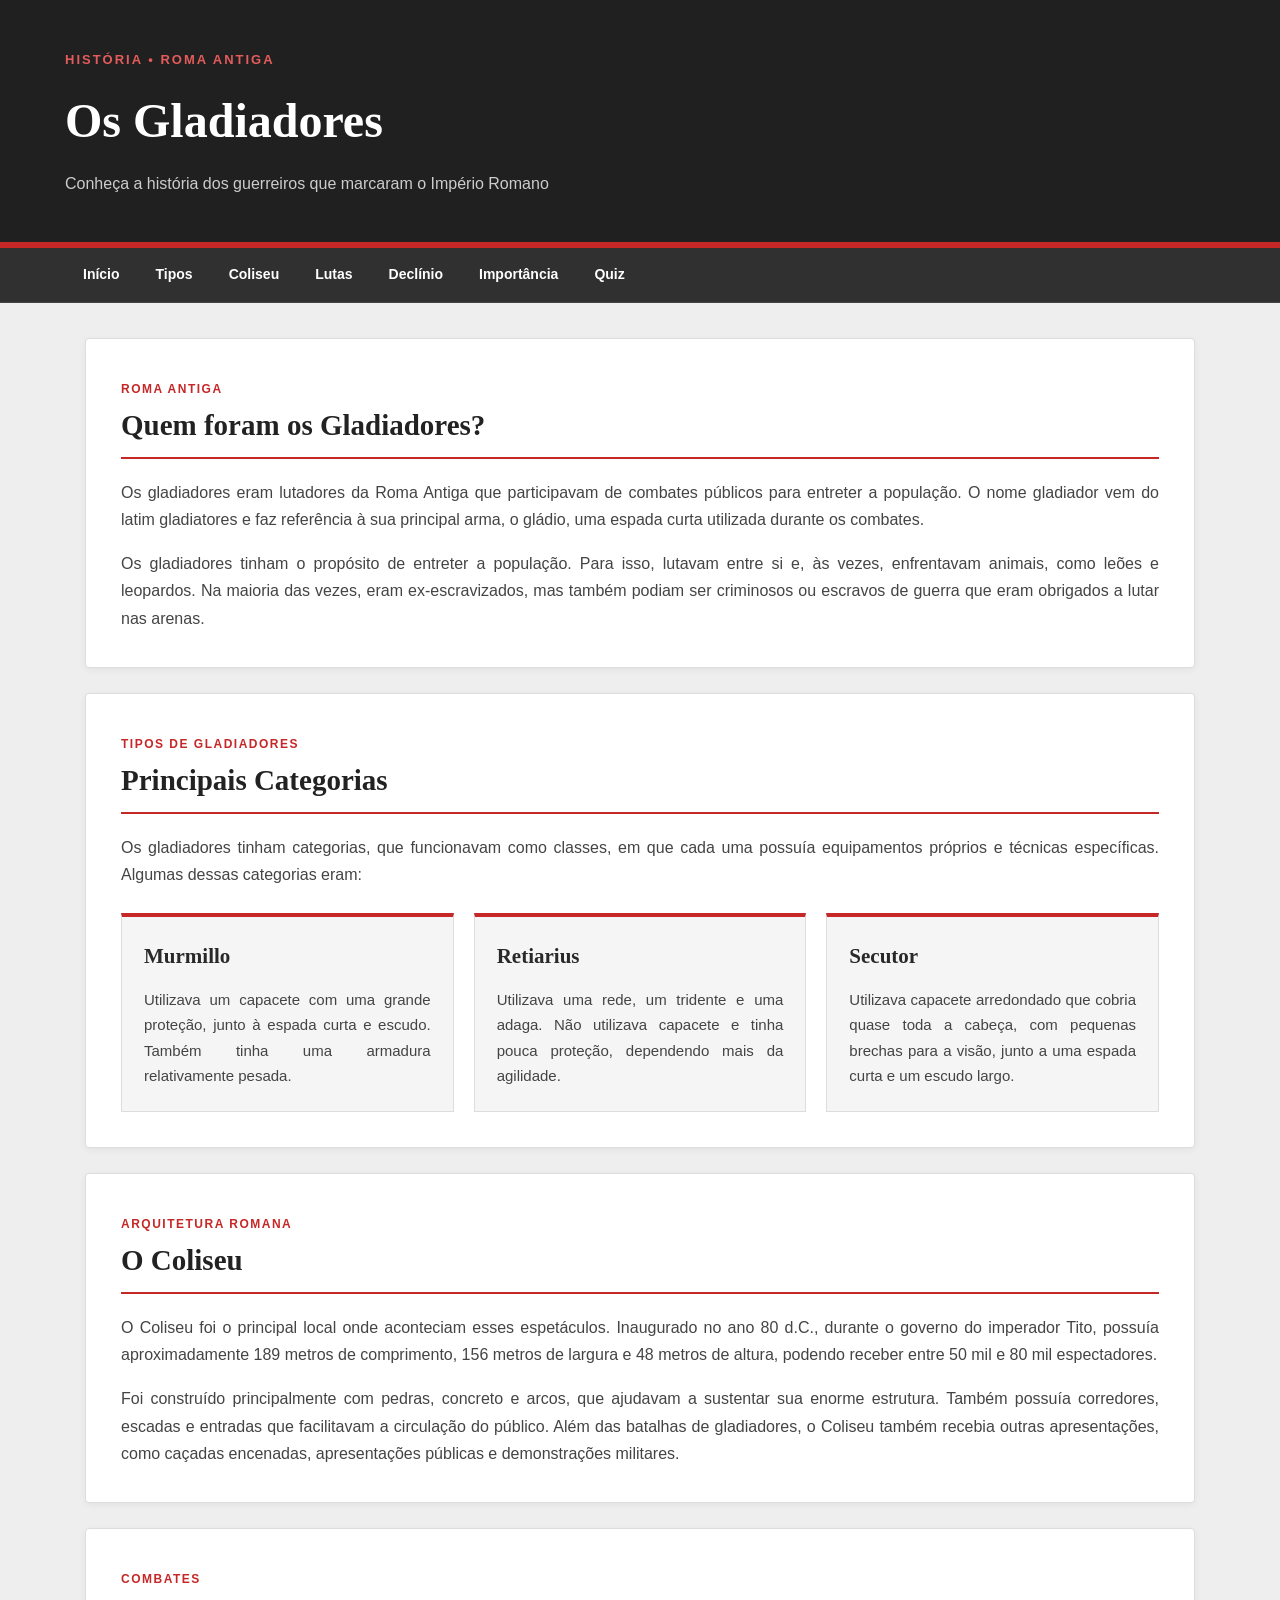
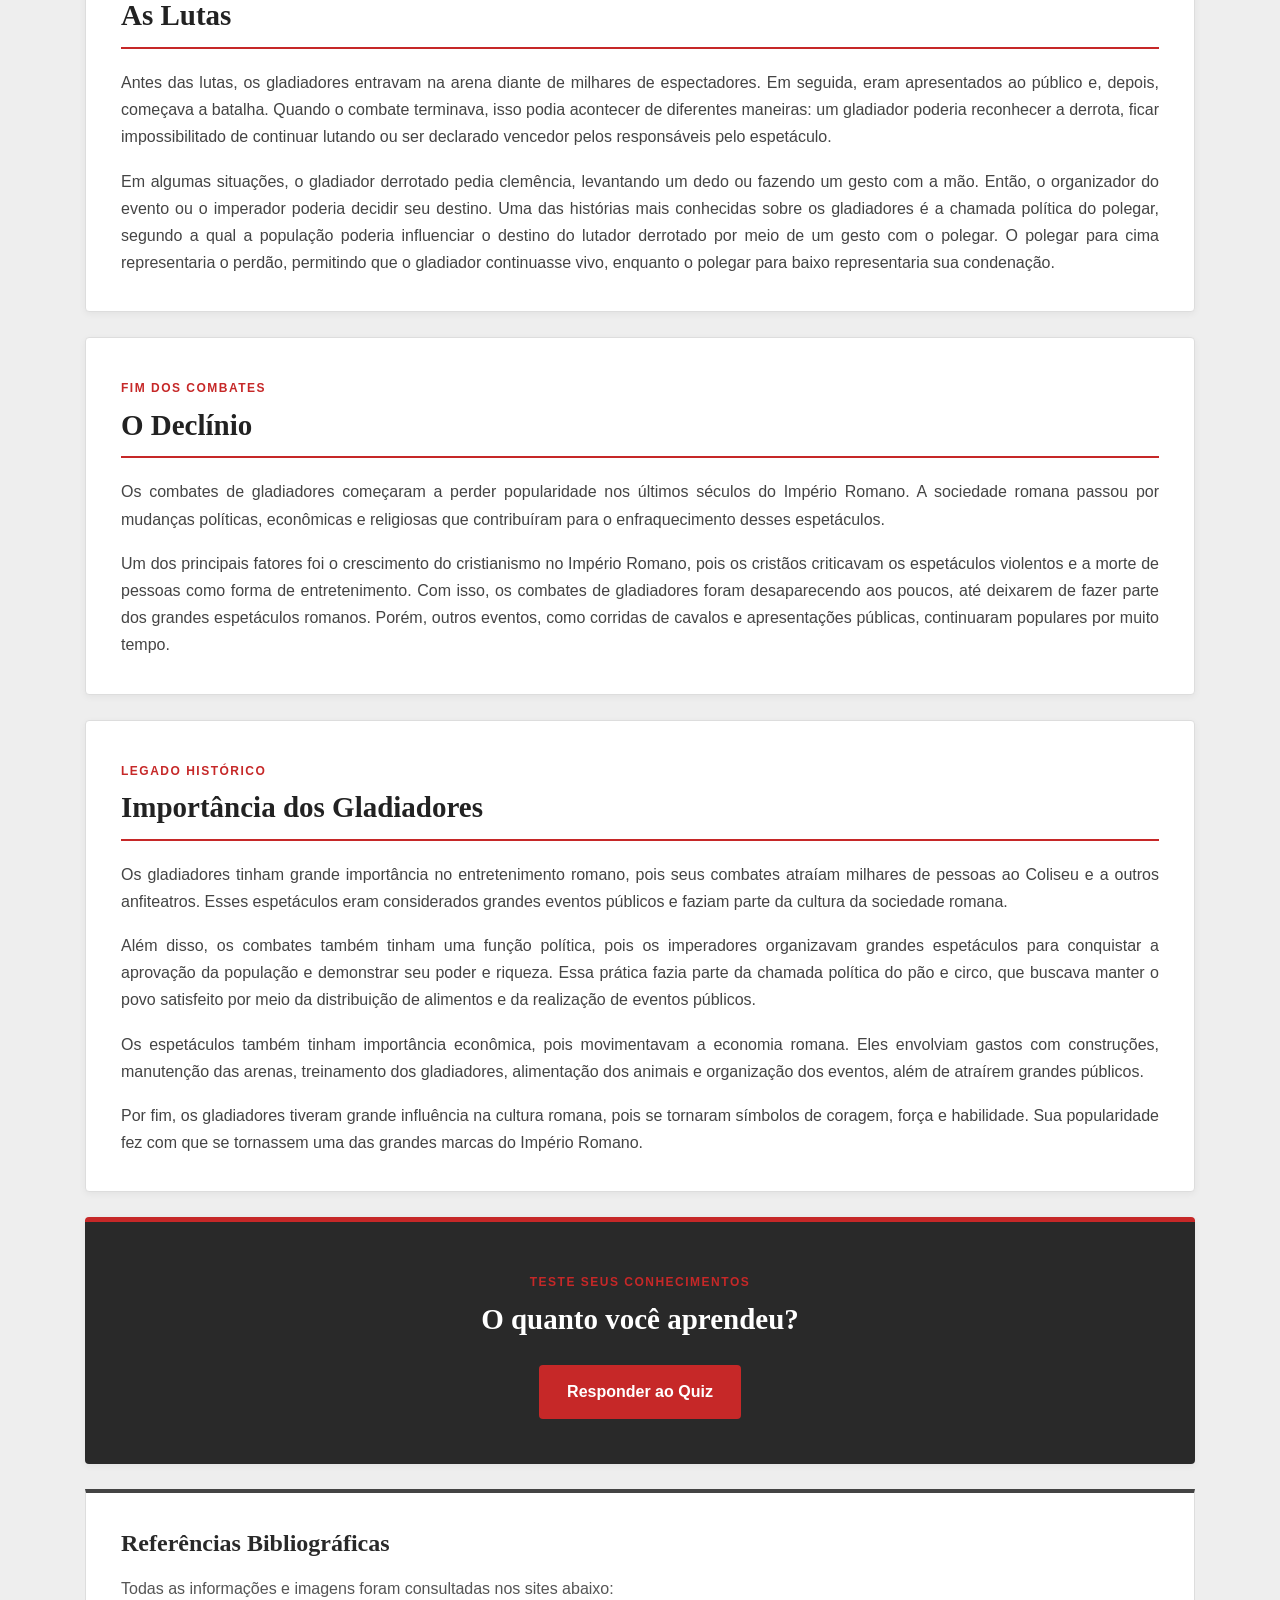
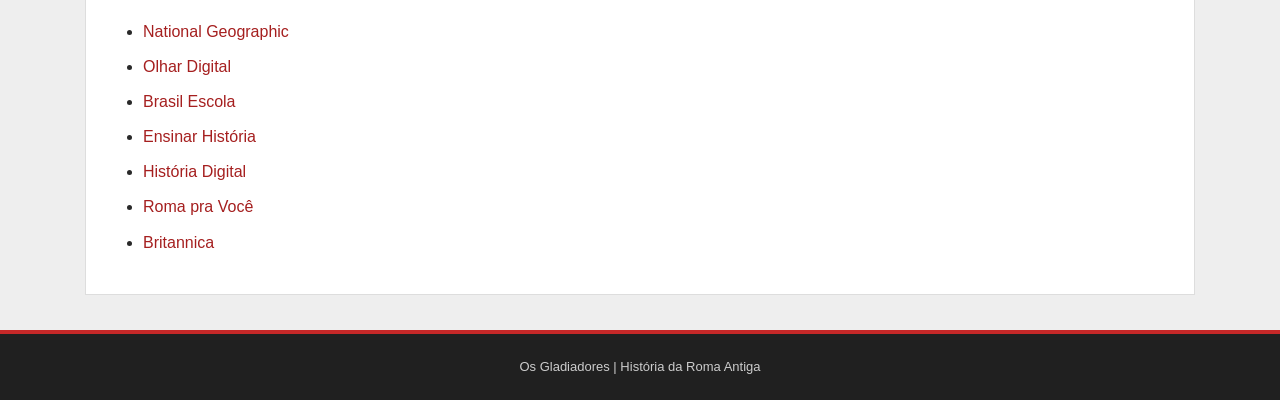
<file: index.html>
<!DOCTYPE html>
<html lang="pt-br">

<head>
    <meta charset="UTF-8">
    <meta name="viewport" content="width=device-width, initial-scale=1.0">

    <title>Os Gladiadores | História de Roma</title>

    <link rel="stylesheet" href="style.css">
    <script src="script.js" defer></script>
</head>

<body>

    <!-- Cabeçalho -->
    <header class="cabeça0">
        <div class="cabecalho-conteudo">
            <span class="subtitulo">HISTÓRIA • ROMA ANTIGA</span>
            <h1 class="big">Os Gladiadores</h1>
            <p>Conheça a história dos guerreiros que marcaram o Império Romano</p>
        </div>
    </header>

    <!-- Navegação -->
    <nav id="nav0">
        <div class="flex hov">
            <a class="home" href="index.html">Início</a>
            <a class="home" href="#pt2">Tipos</a>
            <a class="home" href="#pt3">Coliseu</a>
            <a class="home" href="#pt4">Lutas</a>
            <a class="home" href="#pt5">Declínio</a>
            <a class="home" href="#pt6">Importância</a>
            <a class="home" href="#pt7">Quiz</a>

        </div>
    </nav>

    <main>

        <!-- Introdução -->
        <section id="pt1" class="secful0">
            <span class="categoria">ROMA ANTIGA</span>

            <h2>Quem foram os Gladiadores?</h2>

            <p>
                Os gladiadores eram lutadores da Roma Antiga que participavam
                de combates públicos para entreter a população. O nome gladiador
                vem do latim gladiatores e faz referência à sua principal arma,
                o gládio, uma espada curta utilizada durante os combates.
            </p>

            <p>
                Os gladiadores tinham o propósito de entreter a população.
                Para isso, lutavam entre si e, às vezes, enfrentavam animais,
                como leões e leopardos. Na maioria das vezes, eram
                ex-escravizados, mas também podiam ser criminosos ou escravos
                de guerra que eram obrigados a lutar nas arenas.
            </p>
        </section>

        <!-- Categorias -->
        <section id="pt2" class="secful0">
            <span class="categoria">TIPOS DE GLADIADORES</span>

            <h2>Principais Categorias</h2>

            <p>
                Os gladiadores tinham categorias, que funcionavam como classes,
                em que cada uma possuía equipamentos próprios e técnicas
                específicas. Algumas dessas categorias eram:
            </p>

            <div class="secdiv0">

                <article class="card">
                    <h3>Murmillo</h3>

                    <p>
                        Utilizava um capacete com uma grande proteção, junto
                        à espada curta e escudo. Também tinha uma armadura
                        relativamente pesada.
                    </p>
                </article>

                <article class="card">
                    <h3>Retiarius</h3>

                    <p>
                        Utilizava uma rede, um tridente e uma adaga.
                        Não utilizava capacete e tinha pouca proteção,
                        dependendo mais da agilidade.
                    </p>
                </article>

                <article class="card">
                    <h3>Secutor</h3>

                    <p>
                        Utilizava capacete arredondado que cobria quase toda
                        a cabeça, com pequenas brechas para a visão, junto
                        a uma espada curta e um escudo largo.
                    </p>
                </article>

            </div>
        </section>

        <!-- Coliseu -->
        <section id="pt3" class="secful0">
            <span class="categoria">ARQUITETURA ROMANA</span>

            <h2>O Coliseu</h2>

            <p>
                O Coliseu foi o principal local onde aconteciam esses
                espetáculos. Inaugurado no ano 80 d.C., durante o governo
                do imperador Tito, possuía aproximadamente 189 metros
                de comprimento, 156 metros de largura e 48 metros de altura,
                podendo receber entre 50 mil e 80 mil espectadores.
            </p>

            <p>
                Foi construído principalmente com pedras, concreto e arcos,
                que ajudavam a sustentar sua enorme estrutura. Também possuía
                corredores, escadas e entradas que facilitavam a circulação
                do público. Além das batalhas de gladiadores, o Coliseu também
                recebia outras apresentações, como caçadas encenadas,
                apresentações públicas e demonstrações militares.
            </p>
        </section>

        <!-- Lutas -->
        <section id="pt4" class="secful0">
            <span class="categoria">COMBATES</span>

            <h2>As Lutas</h2>

            <p>
                Antes das lutas, os gladiadores entravam na arena diante de
                milhares de espectadores. Em seguida, eram apresentados ao
                público e, depois, começava a batalha. Quando o combate
                terminava, isso podia acontecer de diferentes maneiras:
                um gladiador poderia reconhecer a derrota, ficar
                impossibilitado de continuar lutando ou ser declarado
                vencedor pelos responsáveis pelo espetáculo.
            </p>

            <p>
                Em algumas situações, o gladiador derrotado pedia clemência,
                levantando um dedo ou fazendo um gesto com a mão. Então,
                o organizador do evento ou o imperador poderia decidir seu
                destino. Uma das histórias mais conhecidas sobre os
                gladiadores é a chamada política do polegar, segundo a qual
                a população poderia influenciar o destino do lutador
                derrotado por meio de um gesto com o polegar. O polegar
                para cima representaria o perdão, permitindo que o gladiador
                continuasse vivo, enquanto o polegar para baixo representaria
                sua condenação.
            </p>
        </section>

        <!-- Declínio -->
        <section id="pt5" class="secful0">
            <span class="categoria">FIM DOS COMBATES</span>

            <h2>O Declínio</h2>

            <p>
                Os combates de gladiadores começaram a perder popularidade
                nos últimos séculos do Império Romano. A sociedade romana
                passou por mudanças políticas, econômicas e religiosas
                que contribuíram para o enfraquecimento desses espetáculos.
            </p>

            <p>
                Um dos principais fatores foi o crescimento do cristianismo
                no Império Romano, pois os cristãos criticavam os espetáculos
                violentos e a morte de pessoas como forma de entretenimento.
                Com isso, os combates de gladiadores foram desaparecendo aos
                poucos, até deixarem de fazer parte dos grandes espetáculos
                romanos. Porém, outros eventos, como corridas de cavalos e
                apresentações públicas, continuaram populares por muito tempo.
            </p>
        </section>

        <!-- Importância -->
        <section id="pt6" class="secful0">
            <span class="categoria">LEGADO HISTÓRICO</span>

            <h2>Importância dos Gladiadores</h2>

            <p>
                Os gladiadores tinham grande importância no entretenimento
                romano, pois seus combates atraíam milhares de pessoas ao
                Coliseu e a outros anfiteatros. Esses espetáculos eram
                considerados grandes eventos públicos e faziam parte
                da cultura da sociedade romana.
            </p>

            <p>
                Além disso, os combates também tinham uma função política,
                pois os imperadores organizavam grandes espetáculos para
                conquistar a aprovação da população e demonstrar seu poder
                e riqueza. Essa prática fazia parte da chamada política
                do pão e circo, que buscava manter o povo satisfeito por
                meio da distribuição de alimentos e da realização de
                eventos públicos.
            </p>

            <p>
                Os espetáculos também tinham importância econômica,
                pois movimentavam a economia romana. Eles envolviam gastos
                com construções, manutenção das arenas, treinamento dos
                gladiadores, alimentação dos animais e organização dos
                eventos, além de atraírem grandes públicos.
            </p>

            <p>
                Por fim, os gladiadores tiveram grande influência na cultura
                romana, pois se tornaram símbolos de coragem, força e
                habilidade. Sua popularidade fez com que se tornassem
                uma das grandes marcas do Império Romano.
            </p>
        </section>

        <!-- Convite para o quiz -->
        <section id="pt7" class="secful0 convite-quiz">

            <span class="categoria">TESTE SEUS CONHECIMENTOS</span>

            <h2>O quanto você aprendeu?</h2>

            <a class="botao-quiz" href="quiz.html">
                Responder ao Quiz
            </a>

        </section>

        <!-- Referências bibliográficas -->
        <section class="referencias">
            <article class="font0">

                <h2>Referências Bibliográficas</h2>

                <p>
                    Todas as informações e imagens foram consultadas
                    nos sites abaixo:
                </p>

                <ul>
                    <li>
                        <a href="https://www.nationalgeographicbrasil.com" target="_blank" rel="noopener noreferrer">National Geographic </a>
                    </li>
                    <li>
                        <a href="https://olhardigital.com.br" target="_blank" rel="noopener noreferrer">Olhar Digital</a>
                    </li>
                    <li>
                        <a href="https://brasilescola.uol.com.br" target="_blank" rel="noopener noreferrer">Brasil Escola</a>
                    </li>
                    <li>
                        <a href="https://ensinarhistoria.com.br" target="_blank" rel="noopener noreferrer">Ensinar História</a>
                    </li>

                    <li>
                        <a href="https://historiadigital.org" target="_blank" rel="noopener noreferrer">História Digital</a>
                    </li>
                    <li>
                        <a href="https://romapravoce.com" target="_blank" rel="noopener noreferrer">Roma pra Você</a>
                    </li>
                    <li>
                        <a href="https://www.britannica.com"target="_blank" rel="noopener noreferrer">Britannica</a>
                    </li>
                </ul>

            </article>
        </section>

    </main>

    <!-- Rodapé -->
    <footer class="rodape">
        <p>Os Gladiadores | História da Roma Antiga</p>
    </footer>

</body>
</html>
</file>
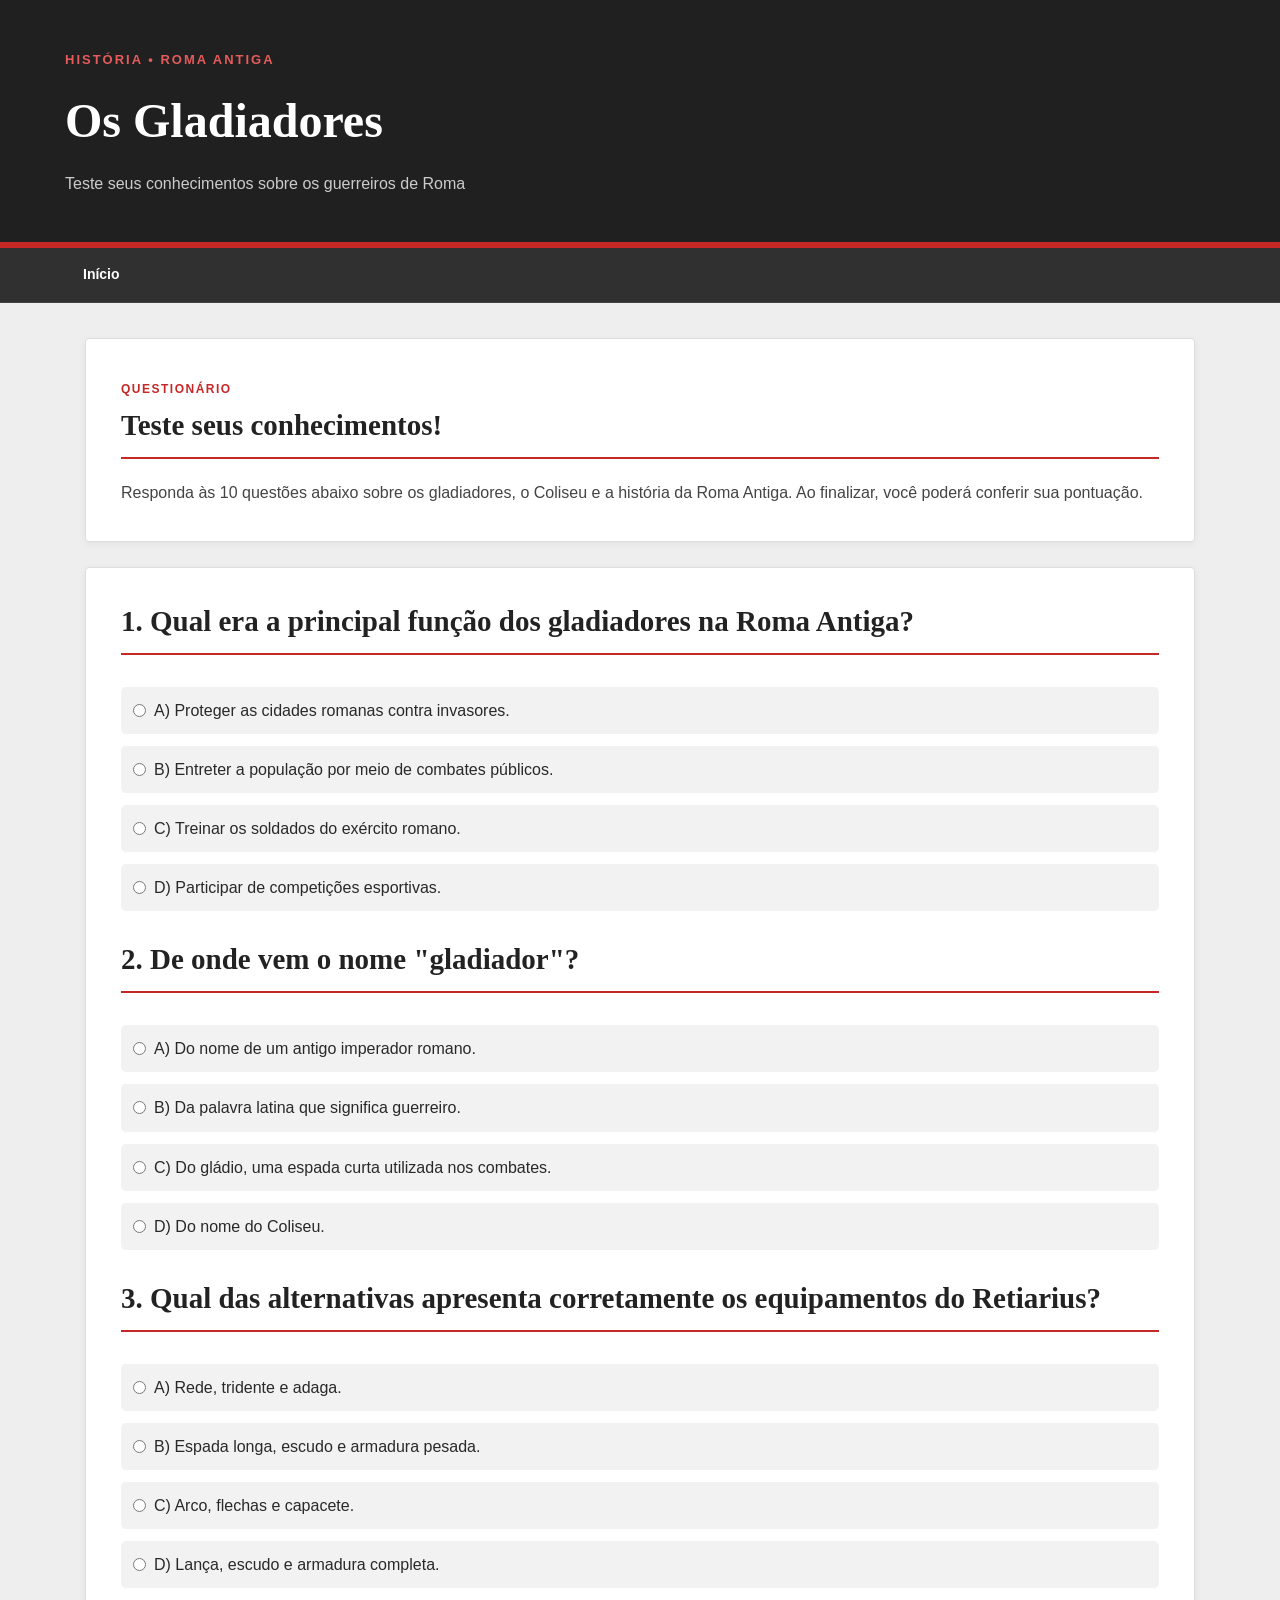
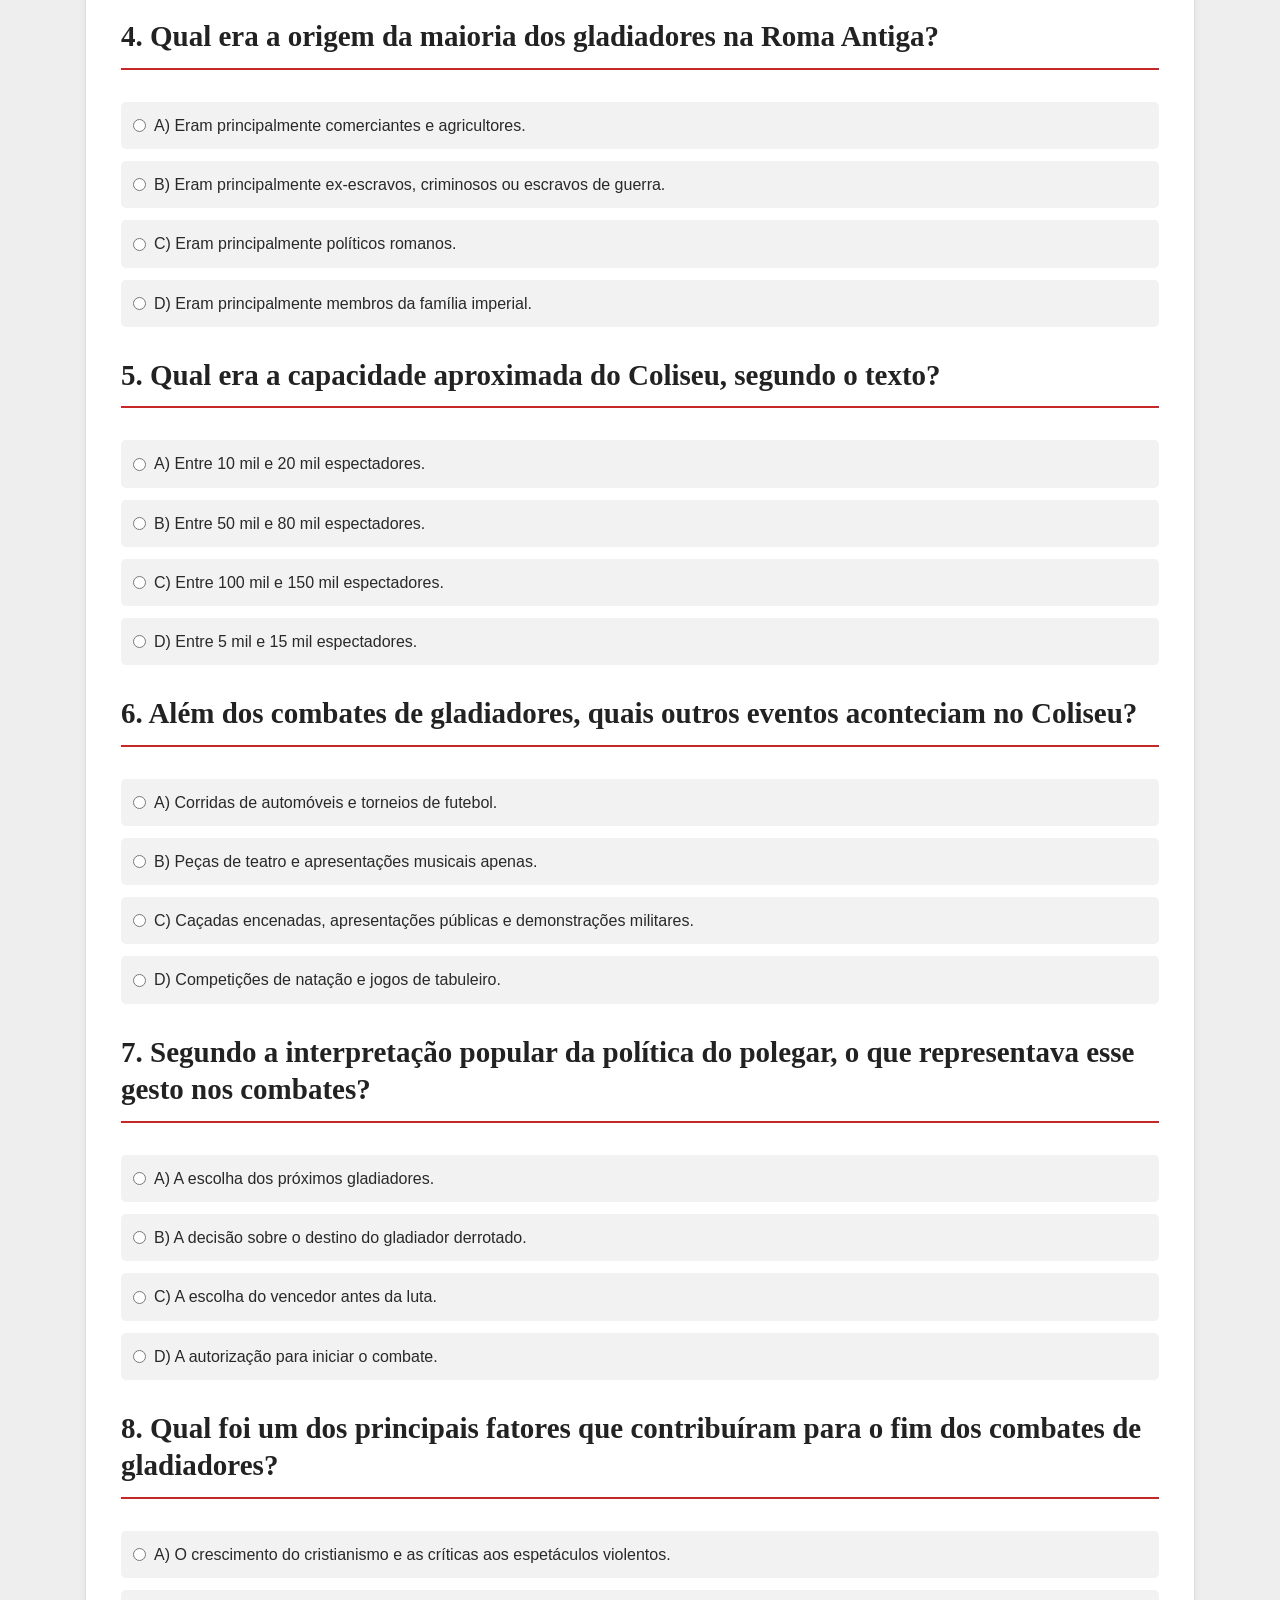
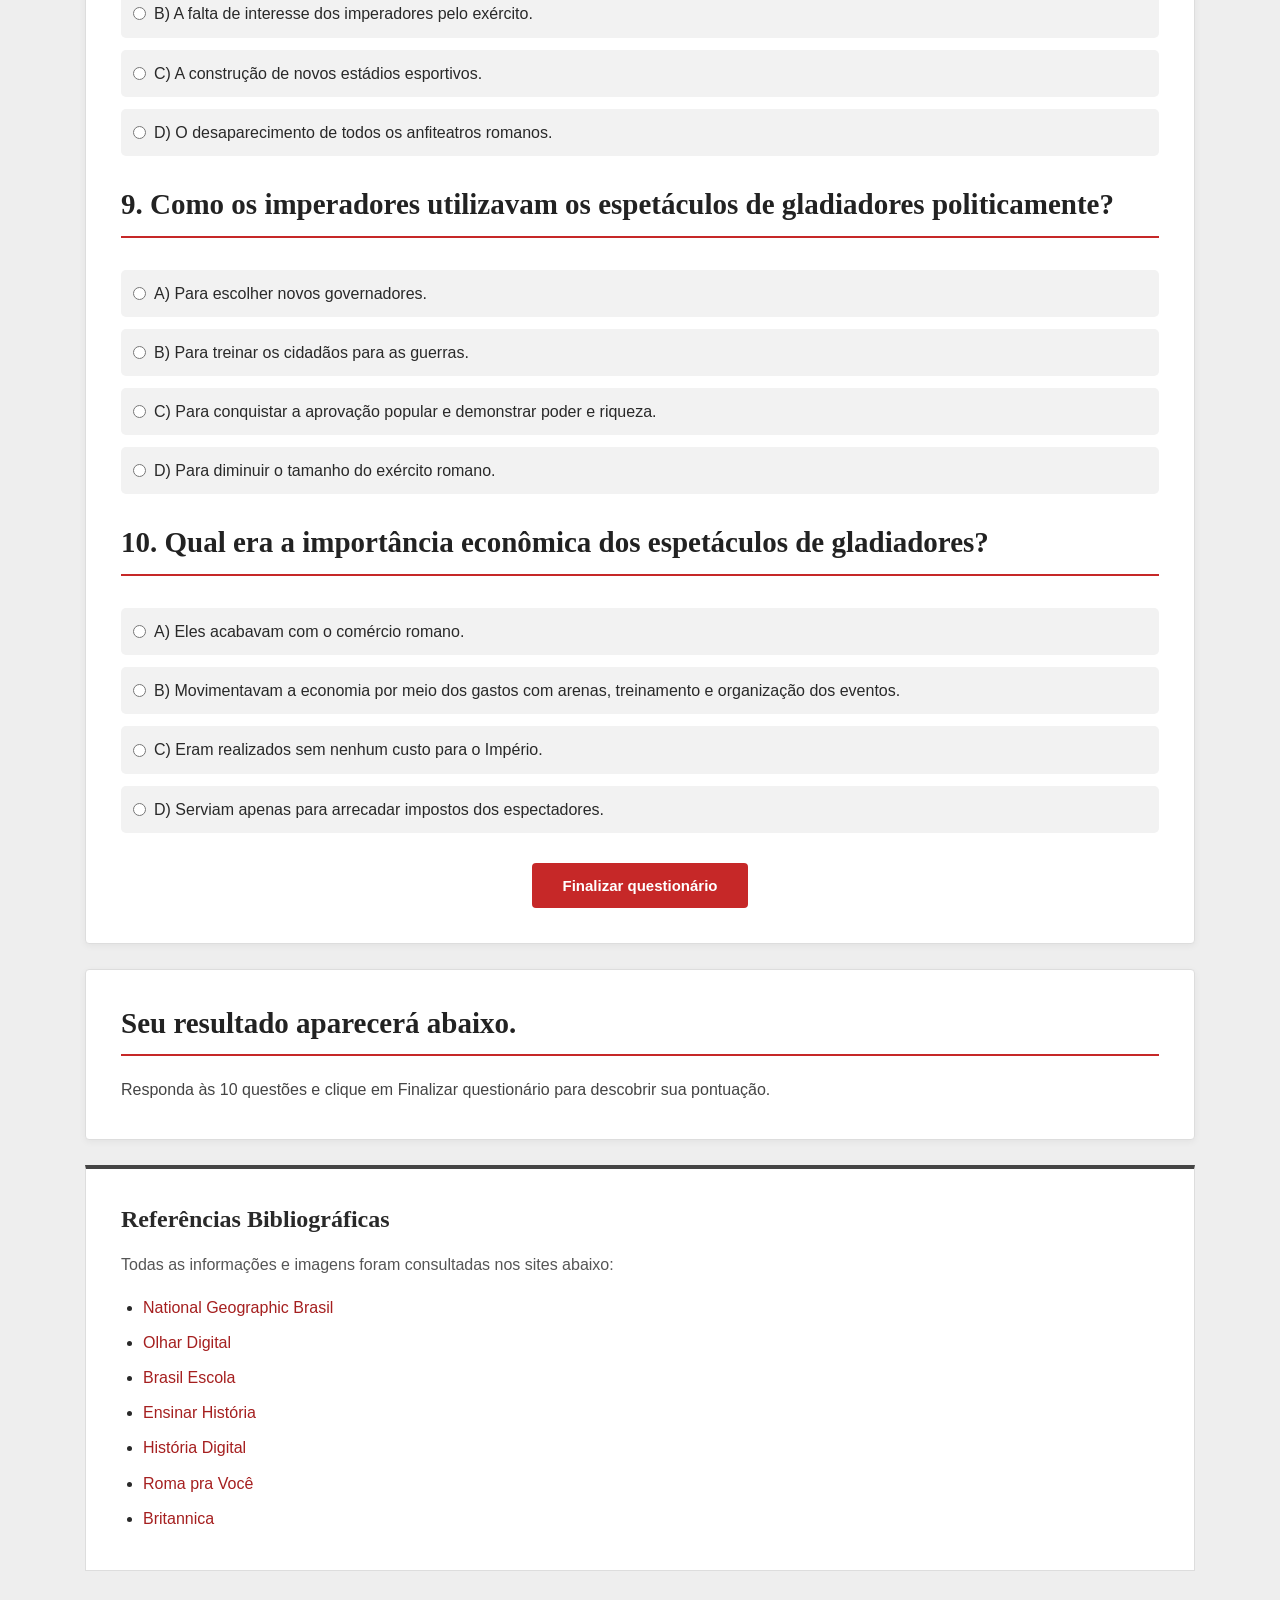
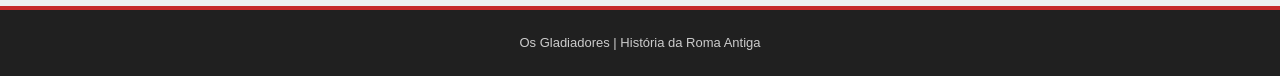
<file: quiz.html>
<!DOCTYPE html>
<html lang="pt-br">

<head>
    <meta charset="UTF-8">
    <meta name="viewport" content="width=device-width, initial-scale=1.0">

    <title>Os Gladiadores | Quiz</title>

    <link rel="stylesheet" href="style.css">
    <script src="script.js" defer></script>
</head>

<body>

    <!-- Cabeçalho -->
    <header class="cabeça0">
        <div class="cabecalho-conteudo">
            <span class="subtitulo">HISTÓRIA • ROMA ANTIGA</span>
            <h1 class="big">Os Gladiadores</h1>
            <p>Teste seus conhecimentos sobre os guerreiros de Roma</p>
        </div>
    </header>

    <!-- Navegação -->
   <nav id="nav0">
        <div class="flex hov">
            <a class="home" href="index.html">Início</a>
        </div>
    </nav>
    </nav>

    <main>

        <!-- Introdução do Quiz -->
        <section class="secful0 introducao">
            <span class="categoria">QUESTIONÁRIO</span>

            <h2>Teste seus conhecimentos!</h2>

            <p>
                Responda às 10 questões abaixo sobre os gladiadores,
                o Coliseu e a história da Roma Antiga. Ao finalizar,
                você poderá conferir sua pontuação.
            </p>
        </section>

        <!-- Formulário -->
        <section class="secful0">

            <form id="qform">

                <!-- QUESTÃO 1 -->
                <section class="question">
                    <h2>1. Qual era a principal função dos gladiadores na Roma Antiga?</h2>

                    <label><input type="radio" name="q1" value="a"> A) Proteger as cidades romanas contra invasores.</label>
                    <label><input type="radio" name="q1" value="b"> B) Entreter a população por meio de combates públicos.</label>
                    <label><input type="radio" name="q1" value="c"> C) Treinar os soldados do exército romano.</label>
                    <label><input type="radio" name="q1" value="d"> D) Participar de competições esportivas.</label>
                </section>

                <!-- QUESTÃO 2 -->
                <section class="question">
                    <h2>2. De onde vem o nome "gladiador"?</h2>

                    <label><input type="radio" name="q2" value="a"> A) Do nome de um antigo imperador romano.</label>
                    <label><input type="radio" name="q2" value="b"> B) Da palavra latina que significa guerreiro.</label>
                    <label><input type="radio" name="q2" value="c"> C) Do gládio, uma espada curta utilizada nos combates.</label>
                    <label><input type="radio" name="q2" value="d"> D) Do nome do Coliseu.</label>
                </section>

                <!-- QUESTÃO 3 -->
                <section class="question">
                    <h2>3. Qual das alternativas apresenta corretamente os equipamentos do Retiarius?</h2>

                    <label><input type="radio" name="q3" value="a"> A) Rede, tridente e adaga.</label>
                    <label><input type="radio" name="q3" value="b"> B) Espada longa, escudo e armadura pesada.</label>
                    <label><input type="radio" name="q3" value="c"> C) Arco, flechas e capacete.</label>
                    <label><input type="radio" name="q3" value="d"> D) Lança, escudo e armadura completa.</label>
                </section>

                <!-- QUESTÃO 4 -->
                <section class="question">
                    <h2>4. Qual era a origem da maioria dos gladiadores na Roma Antiga?</h2>

                    <label><input type="radio" name="q4" value="a"> A) Eram principalmente comerciantes e agricultores.</label>
                    <label><input type="radio" name="q4" value="b"> B) Eram principalmente ex-escravos, criminosos ou escravos de guerra.</label>
                    <label><input type="radio" name="q4" value="c"> C) Eram principalmente políticos romanos.</label>
                    <label><input type="radio" name="q4" value="d"> D) Eram principalmente membros da família imperial.</label>
                </section>

                <!-- QUESTÃO 5 -->
                <section class="question">
                    <h2>5. Qual era a capacidade aproximada do Coliseu, segundo o texto?</h2>

                    <label><input type="radio" name="q5" value="a"> A) Entre 10 mil e 20 mil espectadores.</label>
                    <label><input type="radio" name="q5" value="b"> B) Entre 50 mil e 80 mil espectadores.</label>
                    <label><input type="radio" name="q5" value="c"> C) Entre 100 mil e 150 mil espectadores.</label>
                    <label><input type="radio" name="q5" value="d"> D) Entre 5 mil e 15 mil espectadores.</label>
                </section>

                <!-- QUESTÃO 6 -->
                <section class="question">
                    <h2>6. Além dos combates de gladiadores, quais outros eventos aconteciam no Coliseu?</h2>

                    <label><input type="radio" name="q6" value="a"> A) Corridas de automóveis e torneios de futebol.</label>
                    <label><input type="radio" name="q6" value="b"> B) Peças de teatro e apresentações musicais apenas.</label>
                    <label><input type="radio" name="q6" value="c"> C) Caçadas encenadas, apresentações públicas e demonstrações militares.</label>
                    <label><input type="radio" name="q6" value="d"> D) Competições de natação e jogos de tabuleiro.</label>
                </section>

                <!-- QUESTÃO 7 -->
                <section class="question">
                    <h2>7. Segundo a interpretação popular da política do polegar, o que representava esse gesto nos combates?</h2>

                    <label><input type="radio" name="q7" value="a"> A) A escolha dos próximos gladiadores.</label>
                    <label><input type="radio" name="q7" value="b"> B) A decisão sobre o destino do gladiador derrotado.</label>
                    <label><input type="radio" name="q7" value="c"> C) A escolha do vencedor antes da luta.</label>
                    <label><input type="radio" name="q7" value="d"> D) A autorização para iniciar o combate.</label>
                </section>

                <!-- QUESTÃO 8 -->
                <section class="question">
                    <h2>8. Qual foi um dos principais fatores que contribuíram para o fim dos combates de gladiadores?</h2>

                    <label><input type="radio" name="q8" value="a"> A) O crescimento do cristianismo e as críticas aos espetáculos violentos.</label>
                    <label><input type="radio" name="q8" value="b"> B) A falta de interesse dos imperadores pelo exército.</label>
                    <label><input type="radio" name="q8" value="c"> C) A construção de novos estádios esportivos.</label>
                    <label><input type="radio" name="q8" value="d"> D) O desaparecimento de todos os anfiteatros romanos.</label>
                </section>

                <!-- QUESTÃO 9 -->
                <section class="question">
                    <h2>9. Como os imperadores utilizavam os espetáculos de gladiadores politicamente?</h2>

                    <label><input type="radio" name="q9" value="a"> A) Para escolher novos governadores.</label>
                    <label><input type="radio" name="q9" value="b"> B) Para treinar os cidadãos para as guerras.</label>
                    <label><input type="radio" name="q9" value="c"> C) Para conquistar a aprovação popular e demonstrar poder e riqueza.</label>
                    <label><input type="radio" name="q9" value="d"> D) Para diminuir o tamanho do exército romano.</label>
                </section>

                <!-- QUESTÃO 10 -->
                <section class="question">
                    <h2>10. Qual era a importância econômica dos espetáculos de gladiadores?</h2>

                    <label><input type="radio" name="q10" value="a"> A) Eles acabavam com o comércio romano.</label>
                    <label><input type="radio" name="q10" value="b"> B) Movimentavam a economia por meio dos gastos com arenas, treinamento e organização dos eventos.</label>
                    <label><input type="radio" name="q10" value="c"> C) Eram realizados sem nenhum custo para o Império.</label>
                    <label><input type="radio" name="q10" value="d"> D) Serviam apenas para arrecadar impostos dos espectadores.</label>
                </section>

                <!-- Botão -->
                <button type="submit" id="finalizar">
                    Finalizar questionário
                </button>

            </form>

        </section>

        <!-- Resultado -->
        <section class="secful0 resultado-container">
            <div id="resultado">
                <h2>Seu resultado aparecerá abaixo.</h2>

                <p>
                    Responda às 10 questões e clique em
                    Finalizar questionário para descobrir sua pontuação.
                </p>
            </div>
        </section>

        <!-- Referências -->
        <section class="referencias">
            <article class="font0">

                <h2>Referências Bibliográficas</h2>

                <p>Todas as informações e imagens foram consultadas nos sites abaixo:</p>

                <ul>
                    <li><a href="https://www.nationalgeographicbrasil.com" target="_blank" rel="noopener noreferrer">National Geographic Brasil</a></li>
                    <li><a href="https://olhardigital.com.br" target="_blank" rel="noopener noreferrer">Olhar Digital</a></li>
                    <li><a href="https://brasilescola.uol.com.br" target="_blank" rel="noopener noreferrer">Brasil Escola</a></li>
                    <li><a href="https://ensinarhistoria.com.br" target="_blank" rel="noopener noreferrer">Ensinar História</a></li>
                    <li><a href="https://historiadigital.org" target="_blank" rel="noopener noreferrer">História Digital</a></li>
                    <li><a href="https://romapravoce.com" target="_blank" rel="noopener noreferrer">Roma pra Você</a></li>
                    <li><a href="https://www.britannica.com" target="_blank" rel="noopener noreferrer">Britannica</a></li>
                </ul>

            </article>
        </section>

    </main>

    <!-- Rodapé -->
    <footer class="rodape">
        <p>Os Gladiadores | História da Roma Antiga</p>
    </footer>

</body>
</html>
</file>
<file: style.css>
/* ================================
   CONFIGURAÇÕES GERAIS
================================ */

* {
    margin: 0;
    padding: 0;
    box-sizing: border-box;
}

html {
    scroll-behavior: smooth;
}

body {
    background-color: #eeeeee;
    color: #292929;
    font-family: Arial, Helvetica, sans-serif;
    line-height: 1.7;
}

/* ================================
   CABEÇALHO
================================ */

.cabeça0 {
    background-color: #202020;
    color: white;
    padding: 45px 20px;
    border-bottom: 6px solid #c62828;
}

.cabecalho-conteudo {
    max-width: 1150px;
    margin: auto;
}

.subtitulo {
    color: #e45b5b;
    font-size: 13px;
    font-weight: bold;
    letter-spacing: 2px;
}

.big {
    font-family: Georgia, "Times New Roman", serif;
    font-size: 48px;
    margin: 8px 0;
}

.cabeça0 p {
    color: #cccccc;
    font-size: 16px;
}

/* ================================
   NAVEGAÇÃO
================================ */

#nav0 {
    background-color: #303030;
    position: sticky;
    top: 0;
    z-index: 100;
    border-bottom: 1px solid #444444;
}

.flex {
    max-width: 1150px;
    margin: auto;
    display: flex;
    align-items: center;
    flex-wrap: wrap;
}

.home {
    display: block;
    color: white;
    text-decoration: none;
    padding: 15px 18px;
    font-size: 14px;
    font-weight: bold;
    transition: 0.3s;
}

.home:hover {
    background-color: #c62828;
    color: white;
}

/* ================================
   CONTEÚDO PRINCIPAL
================================ */

main {
    max-width: 1150px;
    margin: 35px auto;
    padding: 0 20px;
}

.secful0 {
    background-color: white;
    padding: 35px;
    margin-bottom: 25px;
    border: 1px solid #dddddd;
    border-radius: 4px;
    box-shadow: 0 2px 7px rgba(0, 0, 0, 0.05);
    scroll-margin-top: 80px;
}

.categoria {
    display: inline-block;
    color: #c62828;
    font-size: 12px;
    font-weight: bold;
    letter-spacing: 1.5px;
    margin-bottom: 8px;
}

.secful0 h2 {
    color: #222222;
    font-family: Georgia, "Times New Roman", serif;
    font-size: 29px;
    line-height: 1.3;
    margin-bottom: 20px;
    padding-bottom: 12px;
    border-bottom: 2px solid #c62828;
}

.secful0 p {
    color: #444444;
    font-size: 16px;
    text-align: justify;
    margin-bottom: 17px;
}

.secful0 p:last-child {
    margin-bottom: 0;
}

/* ================================
   CARDS DAS CATEGORIAS
================================ */

.secdiv0 {
    display: grid;
    grid-template-columns: repeat(3, 1fr);
    gap: 20px;
    margin-top: 25px;
}

.card {
    background-color: #f5f5f5;
    border: 1px solid #dddddd;
    border-top: 4px solid #c62828;
    padding: 22px;
    transition: 0.3s;
}

.card:hover {
    transform: translateY(-4px);
    box-shadow: 0 5px 12px rgba(0, 0, 0, 0.1);
}

.card h3 {
    color: #292929;
    font-family: Georgia, "Times New Roman", serif;
    font-size: 21px;
    margin-bottom: 12px;
}

.card p {
    font-size: 15px;
    margin: 0;
}

/* ================================
   CONVITE PARA O QUIZ
================================ */

.convite-quiz {
    text-align: center;
    background-color: #292929;
    color: white;
    border: none;
    border-top: 5px solid #c62828;
    padding: 45px 30px;
}

.convite-quiz h2 {
    color: white;
    border-bottom: none;
    margin-bottom: 15px;
}

.convite-quiz p {
    color: #dddddd;
    text-align: center;
    max-width: 650px;
    margin: 0 auto 25px;
}

.botao-quiz {
    display: inline-block;
    background-color: #c62828;
    color: white;
    text-decoration: none;
    font-weight: bold;
    padding: 13px 28px;
    border-radius: 4px;
    transition: 0.3s;
}

.botao-quiz:hover {
    background-color: #941b1b;
    transform: translateY(-3px);
}

.question {
    display: flex;
    flex-direction: column;
    gap: 12px;
    margin-bottom: 30px;
}

.question label {
    display: flex;
    align-items: center;
    gap: 8px;
    padding: 10px 12px;
    background-color: #f2f2f2;
    border-radius: 5px;
    cursor: pointer;
    transition: background-color 0.2s ease;
}

.question label:hover {
    background-color: #e5e5e5;
}

.question input[type="radio"] {
    margin: 0;
    flex-shrink: 0;
}

/* ================================
   BOTÃO FINALIZAR QUESTIONÁRIO
================================ */

#finalizar {
    display: block;
    margin: 10px auto 0;
    padding: 14px 30px;
    background-color: #c62828;
    color: white;
    border: none;
    border-radius: 4px;
    font-size: 15px;
    font-weight: bold;
    cursor: pointer;
    transition: 0.3s;
}

#finalizar:hover {
    background-color: #941b1b;
    transform: translateY(-3px);
}

#finalizar:disabled {
    background-color: #888888;
    cursor: not-allowed;
    transform: none;
}

/* ================================
   REFERÊNCIAS
================================ */

.referencias {
    background-color: white;
    padding: 30px 35px;
    margin-bottom: 25px;
    border: 1px solid #dddddd;
    border-top: 4px solid #444444;
}

.font0 h2 {
    font-family: Georgia, "Times New Roman", serif;
    font-size: 24px;
    margin-bottom: 12px;
}

.font0 p {
    color: #555555;
    margin-bottom: 15px;
}

.font0 ul {
    padding-left: 22px;
}

.font0 li {
    margin-bottom: 8px;
}

.font0 a {
    color: #a51f1f;
    text-decoration: none;
}

.font0 a:hover {
    text-decoration: underline;
}

/* ================================
   RODAPÉ
================================ */

.rodape {
    background-color: #202020;
    color: #cccccc;
    text-align: center;
    padding: 22px;
    font-size: 13px;
    border-top: 4px solid #c62828;
}

/* ================================
   RESPONSIVIDADE
================================ */

@media (max-width: 768px) {

    .big {
        font-size: 36px;
    }

    .flex {
        justify-content: center;
    }

    .home {
        padding: 12px;
        font-size: 13px;
    }

    main {
        margin: 20px auto;
        padding: 0 12px;
    }

    .secful0 {
        padding: 24px;
    }

    .secful0 h2 {
        font-size: 25px;
    }

    .secdiv0 {
        grid-template-columns: 1fr;
    }
}

@media (max-width: 480px) {

    .cabeça0 {
        padding: 30px 18px;
    }

    .big {
        font-size: 31px;
    }

    .cabeça0 p {
        font-size: 14px;
    }

    #nav0 {
        overflow-x: auto;
    }

    .flex {
        display: flex;
        flex-wrap: nowrap;
        justify-content: flex-start;
        width: max-content;
        min-width: 100%;
    }

    .home {
        flex: 0 0 auto;
        white-space: nowrap;
        padding: 10px 9px;
        font-size: 12px;
    }

    .secful0 {
        padding: 20px;
    }

    .secful0 h2 {
        font-size: 22px;
    }

    .secful0 p {
        font-size: 15px;
    }

    .convite-quiz {
        padding: 30px 20px;
    }
}
</file>
